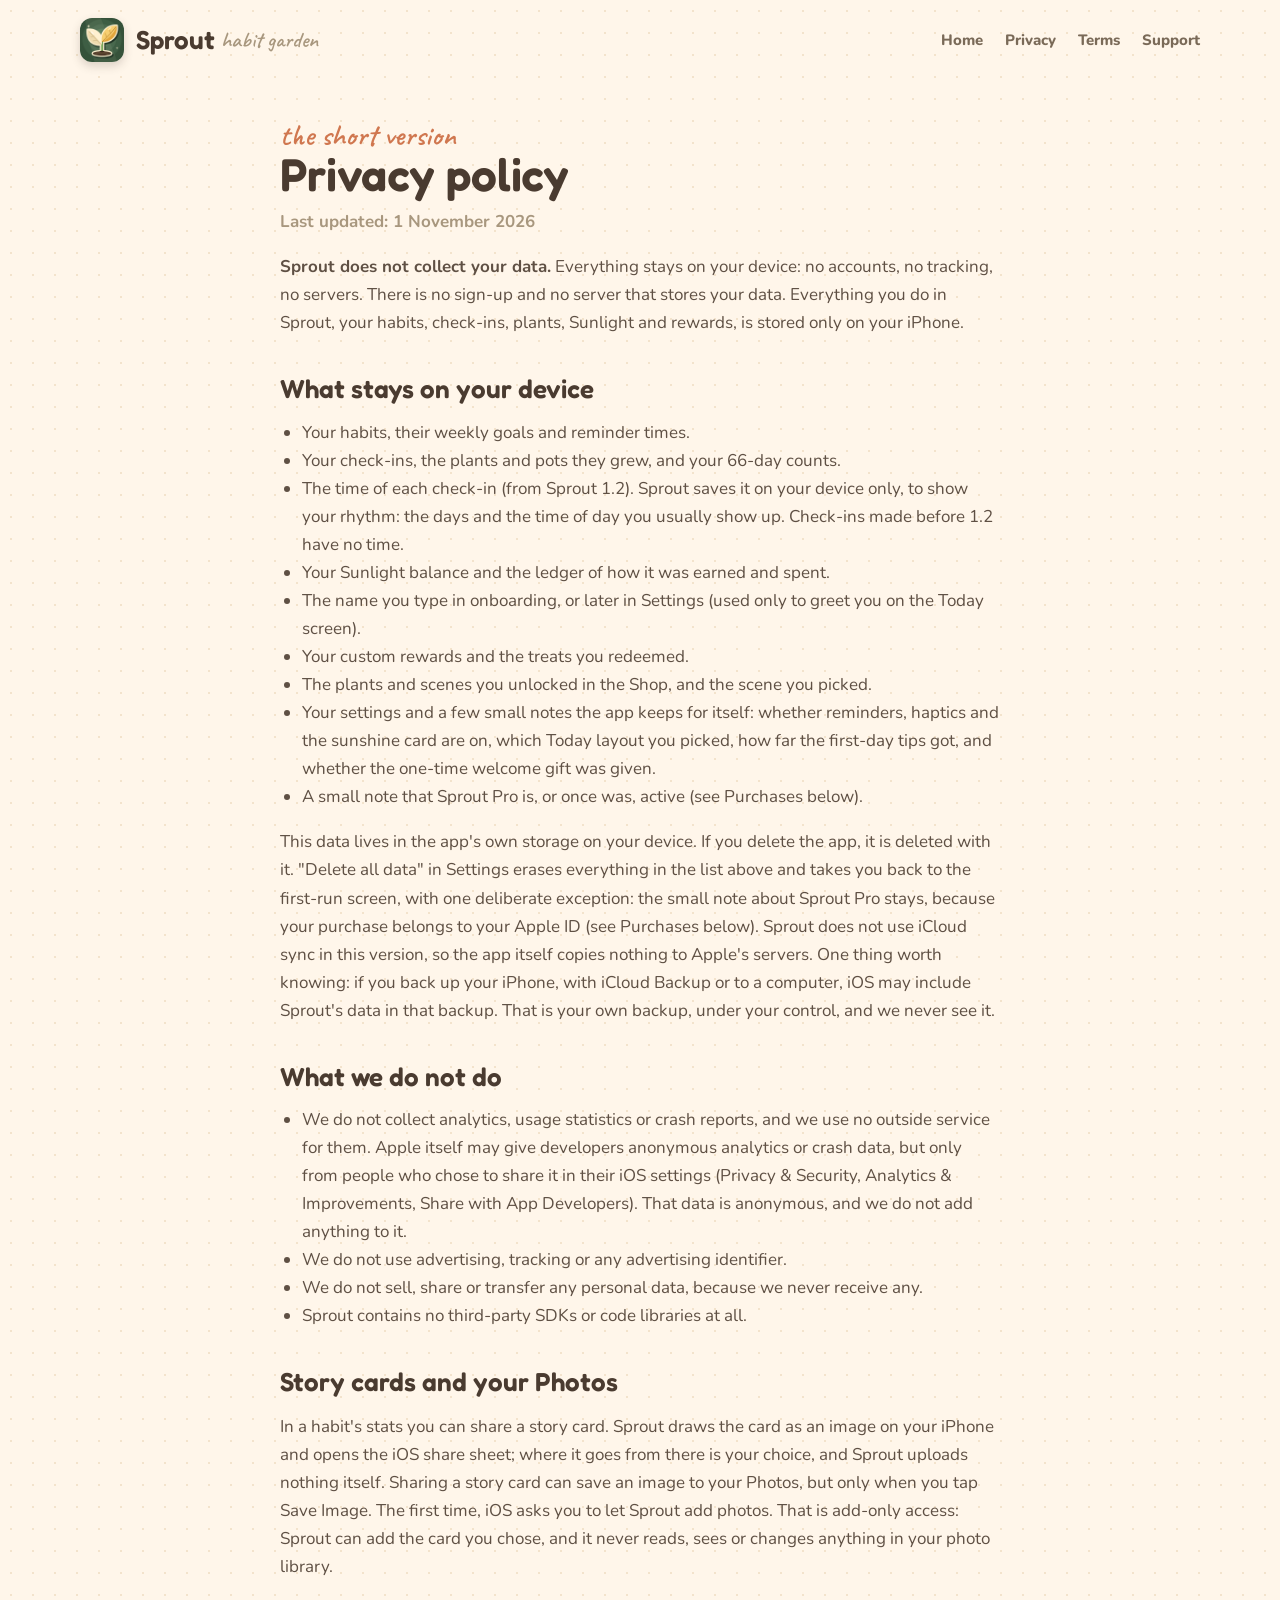
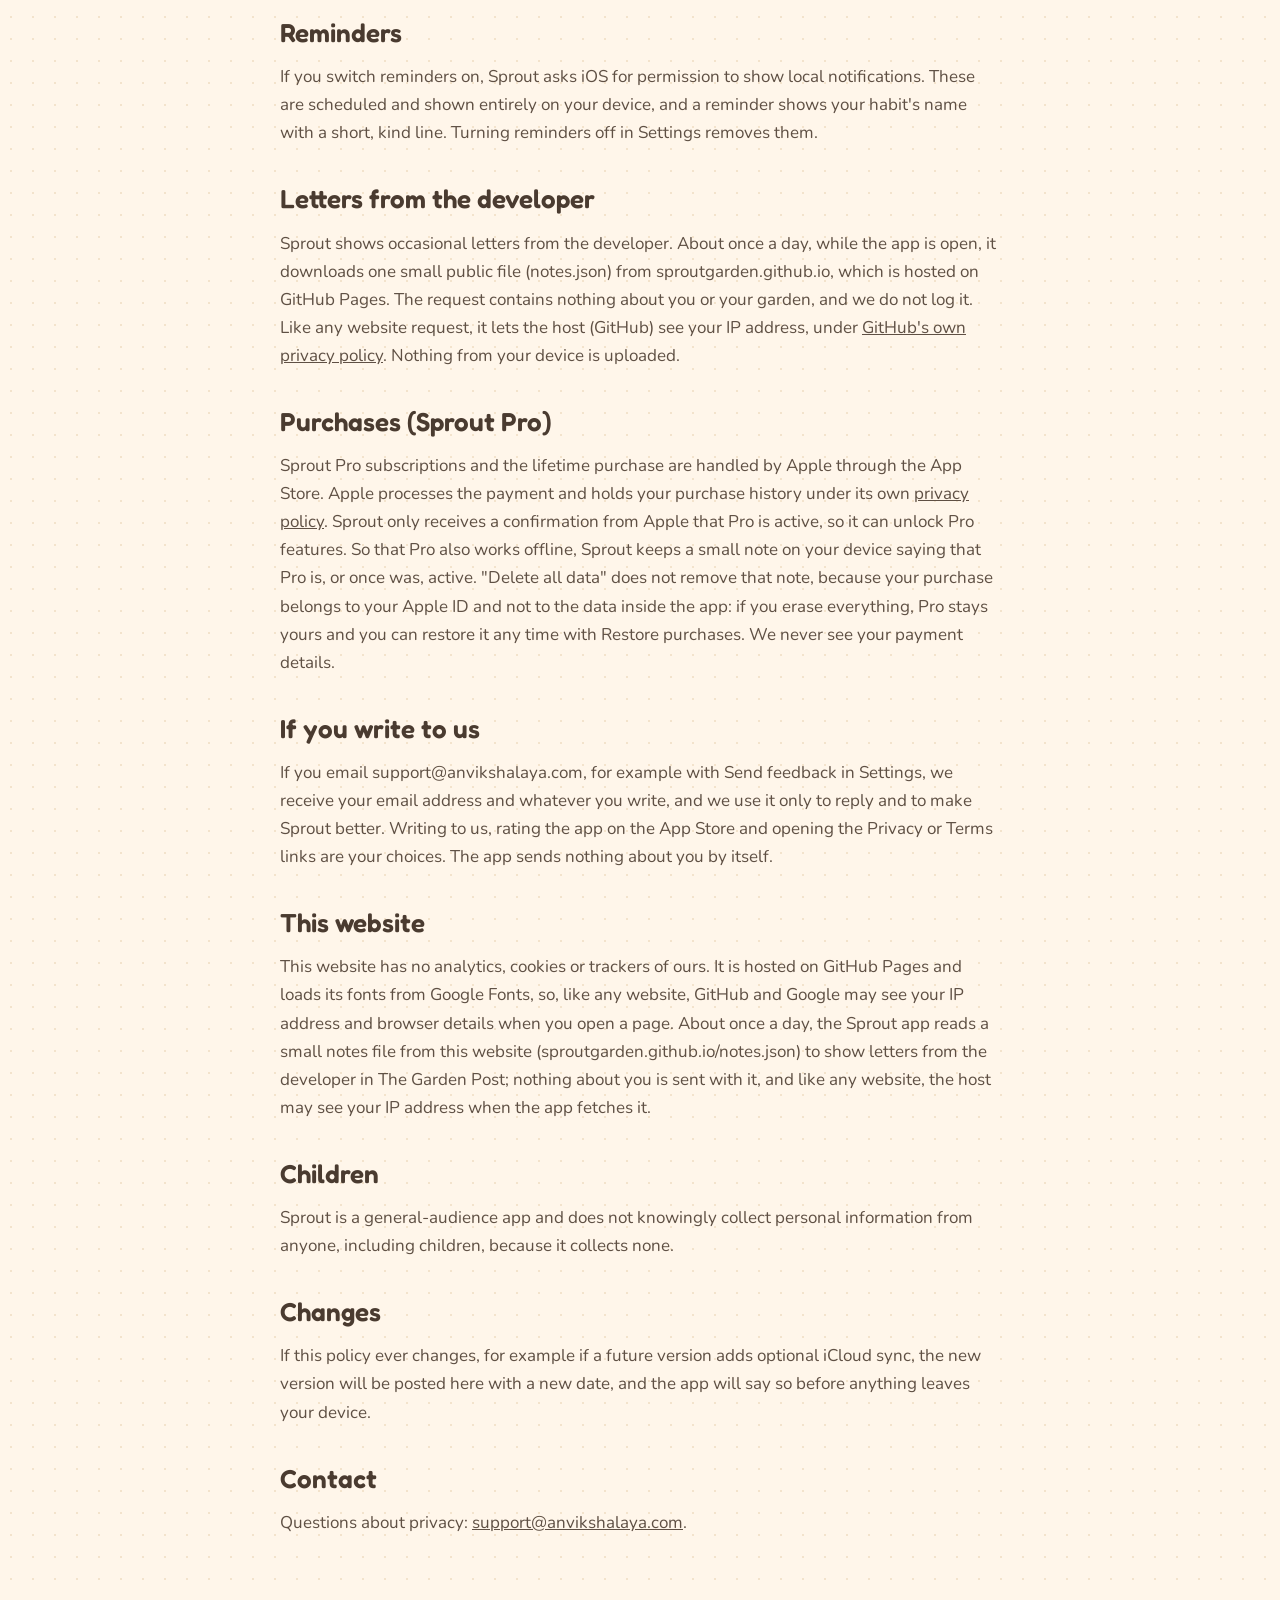
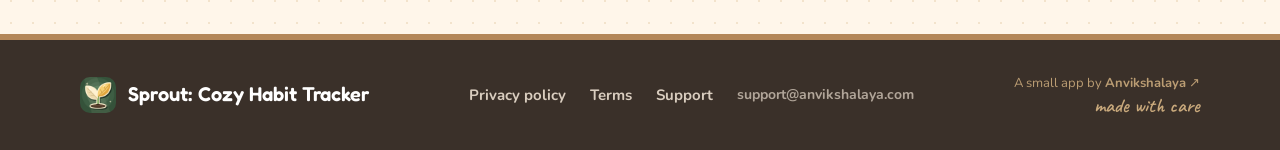
<file: privacy.html>
<!doctype html><html lang="en"><head><meta charset="utf-8"><meta name="viewport" content="width=device-width,initial-scale=1"><title>Privacy policy · Sprout: Cozy Habit Tracker</title><meta name="description" content="Sprout does not collect your data: no account, no server, everything stays on your iPhone. Read the full privacy policy."><link rel="canonical" href="https://sproutgarden.github.io/privacy.html"><meta name="theme-color" content="#FFF6EA"><meta name="apple-itunes-app" content="app-id=6821127488"><meta property="og:type" content="website"><meta property="og:site_name" content="Sprout: Cozy Habit Tracker"><meta property="og:url" content="https://sproutgarden.github.io/privacy.html"><meta property="og:title" content="Privacy policy · Sprout: Cozy Habit Tracker"><meta property="og:description" content="Sprout does not collect your data: no account, no server, everything stays on your iPhone. Read the full privacy policy."><meta property="og:image" content="https://sproutgarden.github.io/assets/og-image.jpg"><meta name="twitter:card" content="summary_large_image"><meta name="twitter:title" content="Privacy policy · Sprout: Cozy Habit Tracker"><meta name="twitter:image" content="https://sproutgarden.github.io/assets/og-image.jpg"><link rel="icon" href="assets/favicon.png"><link rel="preconnect" href="https://fonts.googleapis.com"><link href="https://fonts.googleapis.com/css2?family=Fredoka:wght@500;600&family=Nunito:wght@400;600;700;800&family=Caveat:wght@500;600;700&display=swap" rel="stylesheet"><link rel="stylesheet" href="style.css?v=20261018r"><style>.doc{max-width:760px;margin:0 auto;padding:40px 20px 80px}.doc h1{font-size:46px}.doc h2{font-size:26px;margin-top:38px}.doc p,.doc li{font-size:17px;line-height:1.65;color:#5F5044}.doc ul{padding-left:22px}.doc .meta{color:#A8977E;font-weight:700;margin-top:10px}</style></head><body><nav class="wrap"><a href="index.html" style="display:flex;align-items:center;gap:12px;text-decoration:none"><img src="assets/icon.png" alt="" width="44" height="44" style="border-radius:12px;box-shadow:0 4px 10px rgba(74,59,48,.2)"><span class="h" style="font-size:26px">Sprout</span><span class="hand" style="font-size:22px;color:#A8977E;margin-left:-6px">habit garden</span></a><div class="links"><a href="index.html">Home</a><a href="privacy.html">Privacy</a><a href="terms.html">Terms</a><a href="support.html">Support</a></div></nav><main class="doc"><div class="hand" style="font-size:30px">the short version</div><h1 class="h">Privacy policy</h1><p class="meta">Last updated: 1 November 2026</p>
<p><strong>Sprout does not collect your data.</strong> Everything stays on your device: no accounts, no tracking, no servers. There is no sign-up and no server that stores your data. Everything you do in Sprout, your habits, check-ins, plants, Sunlight and rewards, is stored only on your iPhone.</p>
<h2 class="h">What stays on your device</h2><ul><li>Your habits, their weekly goals and reminder times.</li><li>Your check-ins, the plants and pots they grew, and your 66-day counts.</li><li>The time of each check-in (from Sprout 1.2). Sprout saves it on your device only, to show your rhythm: the days and the time of day you usually show up. Check-ins made before 1.2 have no time.</li><li>Your Sunlight balance and the ledger of how it was earned and spent.</li><li>The name you type in onboarding, or later in Settings (used only to greet you on the Today screen).</li><li>Your custom rewards and the treats you redeemed.</li><li>The plants and scenes you unlocked in the Shop, and the scene you picked.</li><li>Your settings and a few small notes the app keeps for itself: whether reminders, haptics and the sunshine card are on, which Today layout you picked, how far the first-day tips got, and whether the one-time welcome gift was given.</li><li>A small note that Sprout Pro is, or once was, active (see Purchases below).</li></ul><p>This data lives in the app's own storage on your device. If you delete the app, it is deleted with it. "Delete all data" in Settings erases everything in the list above and takes you back to the first-run screen, with one deliberate exception: the small note about Sprout Pro stays, because your purchase belongs to your Apple ID (see Purchases below). Sprout does not use iCloud sync in this version, so the app itself copies nothing to Apple's servers. One thing worth knowing: if you back up your iPhone, with iCloud Backup or to a computer, iOS may include Sprout's data in that backup. That is your own backup, under your control, and we never see it.</p>
<h2 class="h">What we do not do</h2><ul><li>We do not collect analytics, usage statistics or crash reports, and we use no outside service for them. Apple itself may give developers anonymous analytics or crash data, but only from people who chose to share it in their iOS settings (Privacy &amp; Security, Analytics &amp; Improvements, Share with App Developers). That data is anonymous, and we do not add anything to it.</li><li>We do not use advertising, tracking or any advertising identifier.</li><li>We do not sell, share or transfer any personal data, because we never receive any.</li><li>Sprout contains no third-party SDKs or code libraries at all.</li></ul>
<h2 class="h">Story cards and your Photos</h2><p>In a habit's stats you can share a story card. Sprout draws the card as an image on your iPhone and opens the iOS share sheet; where it goes from there is your choice, and Sprout uploads nothing itself. Sharing a story card can save an image to your Photos, but only when you tap Save Image. The first time, iOS asks you to let Sprout add photos. That is add-only access: Sprout can add the card you chose, and it never reads, sees or changes anything in your photo library.</p><h2 class="h">Reminders</h2><p>If you switch reminders on, Sprout asks iOS for permission to show local notifications. These are scheduled and shown entirely on your device, and a reminder shows your habit's name with a short, kind line. Turning reminders off in Settings removes them.</p>
<h2 class="h">Letters from the developer</h2><p>Sprout shows occasional letters from the developer. About once a day, while the app is open, it downloads one small public file (notes.json) from sproutgarden.github.io, which is hosted on GitHub Pages. The request contains nothing about you or your garden, and we do not log it. Like any website request, it lets the host (GitHub) see your IP address, under <a href="https://docs.github.com/en/site-policy/privacy-policies/github-general-privacy-statement">GitHub's own privacy policy</a>. Nothing from your device is uploaded.</p>
<h2 class="h">Purchases (Sprout Pro)</h2><p>Sprout Pro subscriptions and the lifetime purchase are handled by Apple through the App Store. Apple processes the payment and holds your purchase history under its own <a href="https://www.apple.com/legal/privacy/">privacy policy</a>. Sprout only receives a confirmation from Apple that Pro is active, so it can unlock Pro features. So that Pro also works offline, Sprout keeps a small note on your device saying that Pro is, or once was, active. "Delete all data" does not remove that note, because your purchase belongs to your Apple ID and not to the data inside the app: if you erase everything, Pro stays yours and you can restore it any time with Restore purchases. We never see your payment details.</p>
<h2 class="h">If you write to us</h2><p>If you email support@anvikshalaya.com, for example with Send feedback in Settings, we receive your email address and whatever you write, and we use it only to reply and to make Sprout better. Writing to us, rating the app on the App Store and opening the Privacy or Terms links are your choices. The app sends nothing about you by itself.</p>
<h2 class="h">This website</h2><p>This website has no analytics, cookies or trackers of ours. It is hosted on GitHub Pages and loads its fonts from Google Fonts, so, like any website, GitHub and Google may see your IP address and browser details when you open a page. About once a day, the Sprout app reads a small notes file from this website (sproutgarden.github.io/notes.json) to show letters from the developer in The Garden Post; nothing about you is sent with it, and like any website, the host may see your IP address when the app fetches it.</p>
<h2 class="h">Children</h2><p>Sprout is a general-audience app and does not knowingly collect personal information from anyone, including children, because it collects none.</p>
<h2 class="h">Changes</h2><p>If this policy ever changes, for example if a future version adds optional iCloud sync, the new version will be posted here with a new date, and the app will say so before anything leaves your device.</p>
<h2 class="h">Contact</h2><p>Questions about privacy: <a href="mailto:support@anvikshalaya.com">support@anvikshalaya.com</a>.</p></main><footer><div class="wrap"><div style="display:flex;align-items:center;gap:12px"><img src="assets/icon.png" alt="" width="36" height="36" style="border-radius:10px"><span class="h" style="font-size:20px;color:#fff">Sprout: Cozy Habit Tracker</span></div><div style="display:flex;gap:24px;flex-wrap:wrap"><a href="privacy.html">Privacy policy</a><a href="terms.html">Terms</a><a href="support.html">Support</a><a href="mailto:support@anvikshalaya.com" style="font-size:14px;opacity:.75">support@anvikshalaya.com</a></div><div style="display:flex;flex-direction:column;gap:4px;align-items:flex-end"><div style="font-size:13px;color:#C9A97C;opacity:.9">A small app by <a href="https://anvikshalaya.com/" target="_blank" rel="noopener" style="font-size:inherit">Anvikshalaya</a> ↗</div><div class="hand" style="font-size:20px;color:#C9A97C">made with care</div></div></div></footer></body></html>
</file>
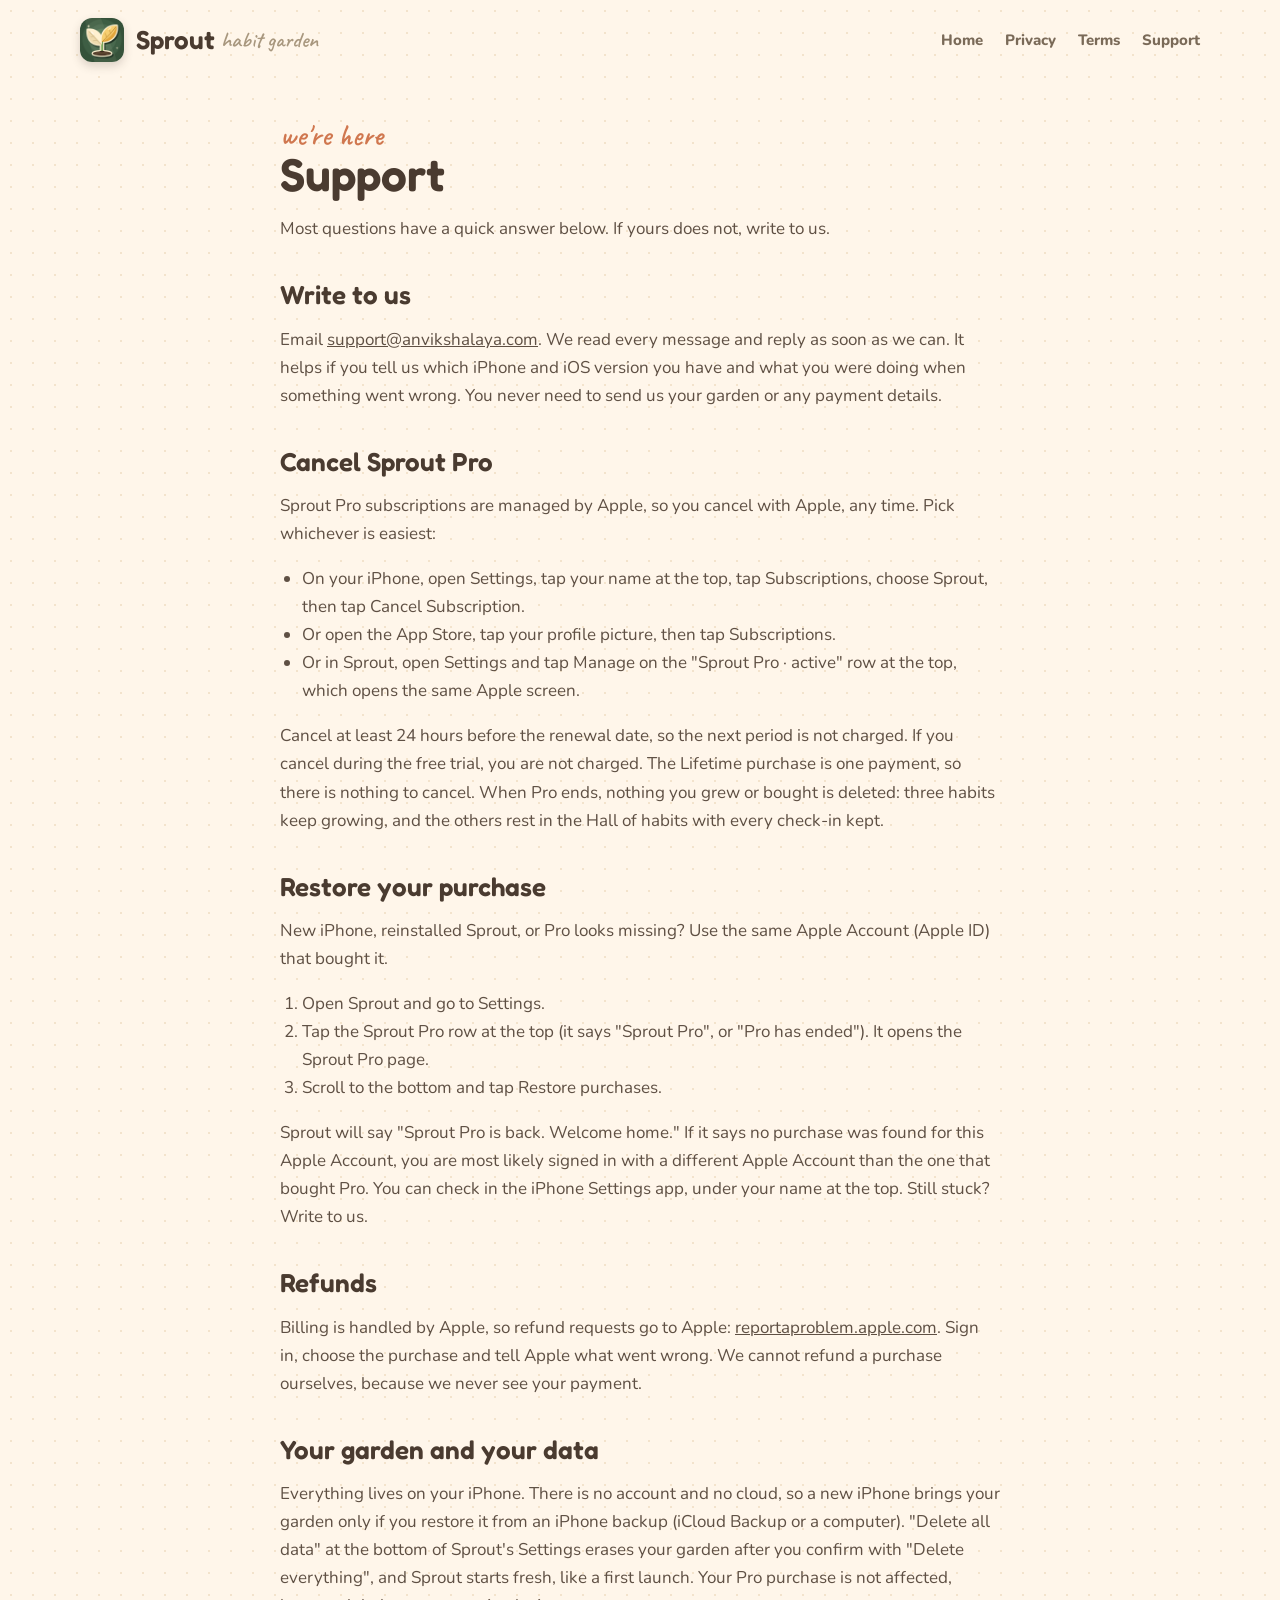
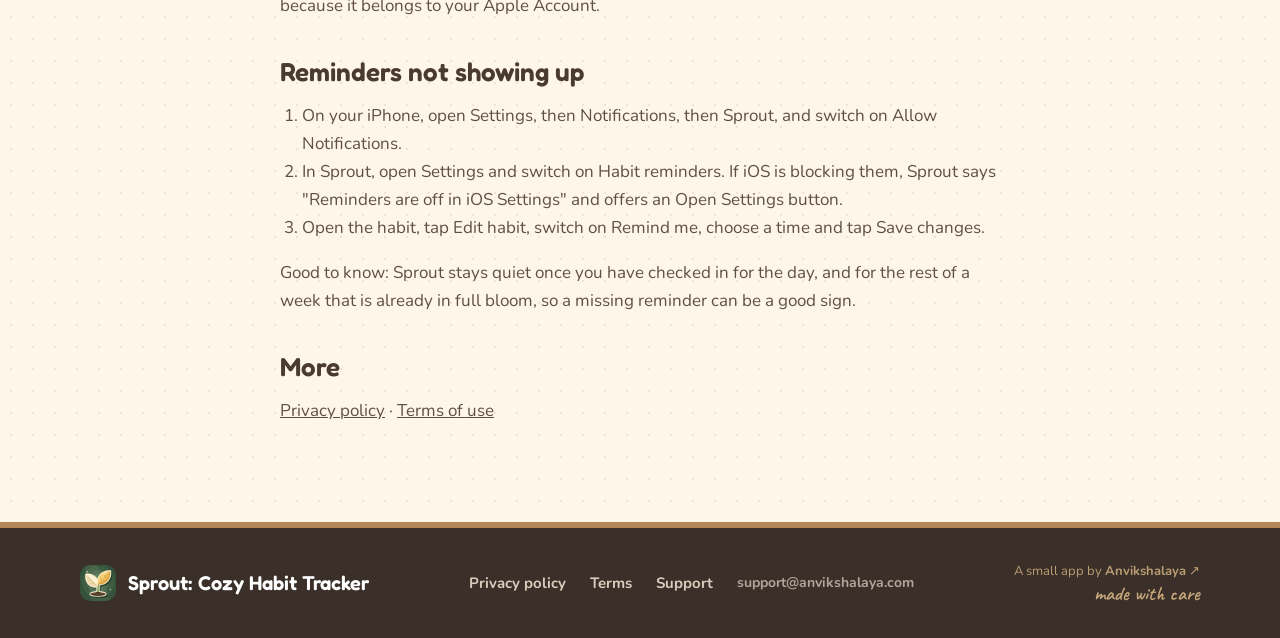
<file: support.html>
<!doctype html><html lang="en"><head><meta charset="utf-8"><meta name="viewport" content="width=device-width,initial-scale=1"><title>Support · Sprout: Cozy Habit Tracker</title><meta name="description" content="Help for Sprout: Cozy Habit Tracker: cancel Pro, restore a purchase, refunds, reminders, and how to write to us."><link rel="canonical" href="https://sproutgarden.github.io/support.html"><meta name="theme-color" content="#FFF6EA"><meta name="apple-itunes-app" content="app-id=6821127488"><meta property="og:type" content="website"><meta property="og:site_name" content="Sprout: Cozy Habit Tracker"><meta property="og:url" content="https://sproutgarden.github.io/support.html"><meta property="og:title" content="Support · Sprout: Cozy Habit Tracker"><meta property="og:description" content="Help for Sprout: Cozy Habit Tracker: cancel Pro, restore a purchase, refunds, reminders, and how to write to us."><meta property="og:image" content="https://sproutgarden.github.io/assets/og-image.jpg"><meta name="twitter:card" content="summary_large_image"><meta name="twitter:title" content="Support · Sprout: Cozy Habit Tracker"><meta name="twitter:image" content="https://sproutgarden.github.io/assets/og-image.jpg"><link rel="icon" href="assets/favicon.png"><link rel="preconnect" href="https://fonts.googleapis.com"><link href="https://fonts.googleapis.com/css2?family=Fredoka:wght@500;600&family=Nunito:wght@400;600;700;800&family=Caveat:wght@500;600;700&display=swap" rel="stylesheet"><link rel="stylesheet" href="style.css?v=20261018r"><style>.doc{max-width:760px;margin:0 auto;padding:40px 20px 80px}.doc h1{font-size:46px}.doc h2{font-size:26px;margin-top:38px}.doc p,.doc li{font-size:17px;line-height:1.65;color:#5F5044}.doc ul,.doc ol{padding-left:22px}.doc .meta{color:#A8977E;font-weight:700;margin-top:10px}</style></head><body><nav class="wrap"><a href="index.html" style="display:flex;align-items:center;gap:12px;text-decoration:none"><img src="assets/icon.png" alt="" width="44" height="44" style="border-radius:12px;box-shadow:0 4px 10px rgba(74,59,48,.2)"><span class="h" style="font-size:26px">Sprout</span><span class="hand" style="font-size:22px;color:#A8977E;margin-left:-6px">habit garden</span></a><div class="links"><a href="index.html">Home</a><a href="privacy.html">Privacy</a><a href="terms.html">Terms</a><a href="support.html">Support</a></div></nav><main class="doc"><div class="hand" style="font-size:30px">we're here</div><h1 class="h">Support</h1>
<p>Most questions have a quick answer below. If yours does not, write to us.</p>
<h2 class="h">Write to us</h2><p>Email <a href="mailto:support@anvikshalaya.com">support@anvikshalaya.com</a>. We read every message and reply as soon as we can. It helps if you tell us which iPhone and iOS version you have and what you were doing when something went wrong. You never need to send us your garden or any payment details.</p>
<h2 class="h">Cancel Sprout Pro</h2><p>Sprout Pro subscriptions are managed by Apple, so you cancel with Apple, any time. Pick whichever is easiest:</p>
<ul><li>On your iPhone, open Settings, tap your name at the top, tap Subscriptions, choose Sprout, then tap Cancel Subscription.</li><li>Or open the App Store, tap your profile picture, then tap Subscriptions.</li><li>Or in Sprout, open Settings and tap Manage on the "Sprout Pro · active" row at the top, which opens the same Apple screen.</li></ul>
<p>Cancel at least 24 hours before the renewal date, so the next period is not charged. If you cancel during the free trial, you are not charged. The Lifetime purchase is one payment, so there is nothing to cancel. When Pro ends, nothing you grew or bought is deleted: three habits keep growing, and the others rest in the Hall of habits with every check-in kept.</p>
<h2 class="h">Restore your purchase</h2><p>New iPhone, reinstalled Sprout, or Pro looks missing? Use the same Apple Account (Apple ID) that bought it.</p>
<ol><li>Open Sprout and go to Settings.</li><li>Tap the Sprout Pro row at the top (it says "Sprout Pro", or "Pro has ended"). It opens the Sprout Pro page.</li><li>Scroll to the bottom and tap Restore purchases.</li></ol>
<p>Sprout will say "Sprout Pro is back. Welcome home." If it says no purchase was found for this Apple Account, you are most likely signed in with a different Apple Account than the one that bought Pro. You can check in the iPhone Settings app, under your name at the top. Still stuck? Write to us.</p>
<h2 class="h">Refunds</h2><p>Billing is handled by Apple, so refund requests go to Apple: <a href="https://reportaproblem.apple.com">reportaproblem.apple.com</a>. Sign in, choose the purchase and tell Apple what went wrong. We cannot refund a purchase ourselves, because we never see your payment.</p>
<h2 class="h">Your garden and your data</h2><p>Everything lives on your iPhone. There is no account and no cloud, so a new iPhone brings your garden only if you restore it from an iPhone backup (iCloud Backup or a computer). "Delete all data" at the bottom of Sprout's Settings erases your garden after you confirm with "Delete everything", and Sprout starts fresh, like a first launch. Your Pro purchase is not affected, because it belongs to your Apple Account.</p>
<h2 class="h">Reminders not showing up</h2><ol><li>On your iPhone, open Settings, then Notifications, then Sprout, and switch on Allow Notifications.</li><li>In Sprout, open Settings and switch on Habit reminders. If iOS is blocking them, Sprout says "Reminders are off in iOS Settings" and offers an Open Settings button.</li><li>Open the habit, tap Edit habit, switch on Remind me, choose a time and tap Save changes.</li></ol>
<p>Good to know: Sprout stays quiet once you have checked in for the day, and for the rest of a week that is already in full bloom, so a missing reminder can be a good sign.</p>
<h2 class="h">More</h2><p><a href="privacy.html">Privacy policy</a> · <a href="terms.html">Terms of use</a></p></main><footer><div class="wrap"><div style="display:flex;align-items:center;gap:12px"><img src="assets/icon.png" alt="" width="36" height="36" style="border-radius:10px"><span class="h" style="font-size:20px;color:#fff">Sprout: Cozy Habit Tracker</span></div><div style="display:flex;gap:24px;flex-wrap:wrap"><a href="privacy.html">Privacy policy</a><a href="terms.html">Terms</a><a href="support.html">Support</a><a href="mailto:support@anvikshalaya.com" style="font-size:14px;opacity:.75">support@anvikshalaya.com</a></div><div style="display:flex;flex-direction:column;gap:4px;align-items:flex-end"><div style="font-size:13px;color:#C9A97C;opacity:.9">A small app by <a href="https://anvikshalaya.com/" target="_blank" rel="noopener" style="font-size:inherit">Anvikshalaya</a> ↗</div><div class="hand" style="font-size:20px;color:#C9A97C">made with care</div></div></div></footer></body></html>
</file>
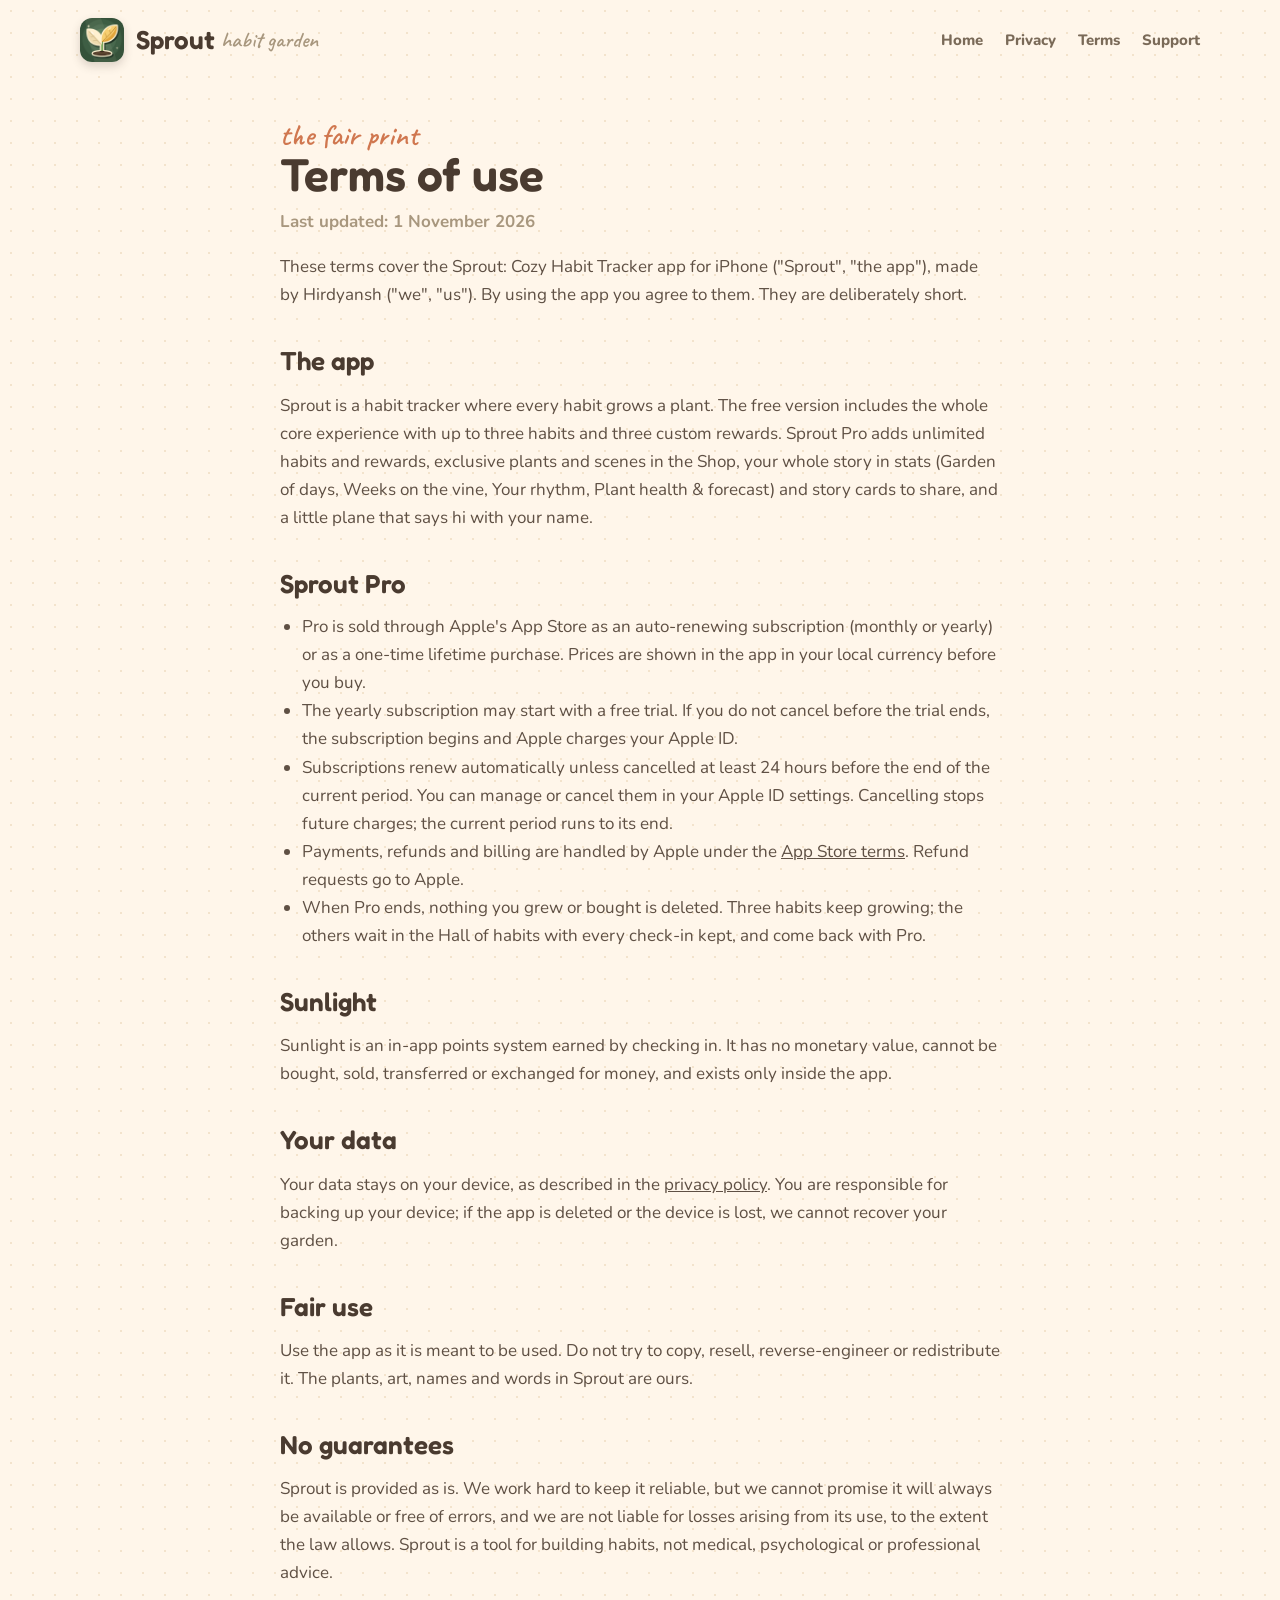
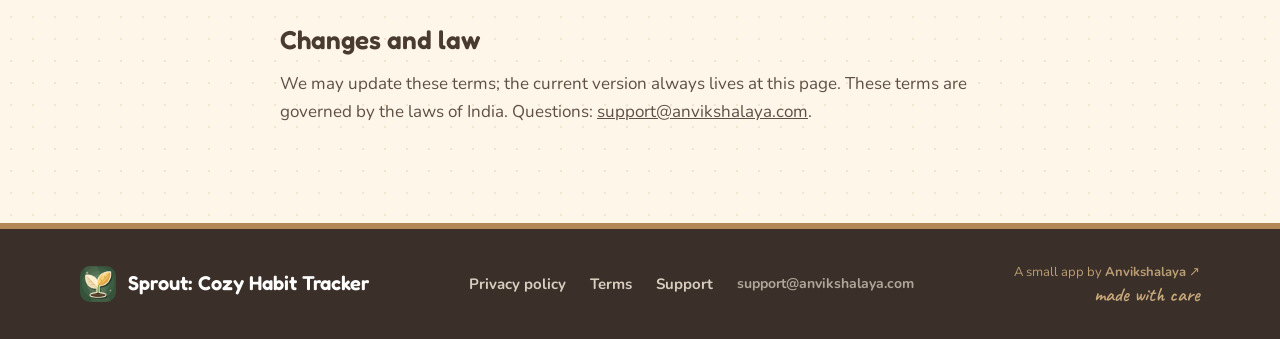
<file: terms.html>
<!doctype html><html lang="en"><head><meta charset="utf-8"><meta name="viewport" content="width=device-width,initial-scale=1"><title>Terms of use · Sprout: Cozy Habit Tracker</title><meta name="description" content="The short and fair terms of use for Sprout: Cozy Habit Tracker for iPhone."><link rel="canonical" href="https://sproutgarden.github.io/terms.html"><meta name="theme-color" content="#FFF6EA"><meta name="apple-itunes-app" content="app-id=6821127488"><meta property="og:type" content="website"><meta property="og:site_name" content="Sprout: Cozy Habit Tracker"><meta property="og:url" content="https://sproutgarden.github.io/terms.html"><meta property="og:title" content="Terms of use · Sprout: Cozy Habit Tracker"><meta property="og:description" content="The short and fair terms of use for Sprout: Cozy Habit Tracker for iPhone."><meta property="og:image" content="https://sproutgarden.github.io/assets/og-image.jpg"><meta name="twitter:card" content="summary_large_image"><meta name="twitter:title" content="Terms of use · Sprout: Cozy Habit Tracker"><meta name="twitter:image" content="https://sproutgarden.github.io/assets/og-image.jpg"><link rel="icon" href="assets/favicon.png"><link rel="preconnect" href="https://fonts.googleapis.com"><link href="https://fonts.googleapis.com/css2?family=Fredoka:wght@500;600&family=Nunito:wght@400;600;700;800&family=Caveat:wght@500;600;700&display=swap" rel="stylesheet"><link rel="stylesheet" href="style.css?v=20261018r"><style>.doc{max-width:760px;margin:0 auto;padding:40px 20px 80px}.doc h1{font-size:46px}.doc h2{font-size:26px;margin-top:38px}.doc p,.doc li{font-size:17px;line-height:1.65;color:#5F5044}.doc ul{padding-left:22px}.doc .meta{color:#A8977E;font-weight:700;margin-top:10px}</style></head><body><nav class="wrap"><a href="index.html" style="display:flex;align-items:center;gap:12px;text-decoration:none"><img src="assets/icon.png" alt="" width="44" height="44" style="border-radius:12px;box-shadow:0 4px 10px rgba(74,59,48,.2)"><span class="h" style="font-size:26px">Sprout</span><span class="hand" style="font-size:22px;color:#A8977E;margin-left:-6px">habit garden</span></a><div class="links"><a href="index.html">Home</a><a href="privacy.html">Privacy</a><a href="terms.html">Terms</a><a href="support.html">Support</a></div></nav><main class="doc"><div class="hand" style="font-size:30px">the fair print</div><h1 class="h">Terms of use</h1><p class="meta">Last updated: 1 November 2026</p>
<p>These terms cover the Sprout: Cozy Habit Tracker app for iPhone ("Sprout", "the app"), made by Hirdyansh ("we", "us"). By using the app you agree to them. They are deliberately short.</p>
<h2 class="h">The app</h2><p>Sprout is a habit tracker where every habit grows a plant. The free version includes the whole core experience with up to three habits and three custom rewards. Sprout Pro adds unlimited habits and rewards, exclusive plants and scenes in the Shop, your whole story in stats (Garden of days, Weeks on the vine, Your rhythm, Plant health &amp; forecast) and story cards to share, and a little plane that says hi with your name.</p>
<h2 class="h">Sprout Pro</h2><ul><li>Pro is sold through Apple's App Store as an auto-renewing subscription (monthly or yearly) or as a one-time lifetime purchase. Prices are shown in the app in your local currency before you buy.</li><li>The yearly subscription may start with a free trial. If you do not cancel before the trial ends, the subscription begins and Apple charges your Apple ID.</li><li>Subscriptions renew automatically unless cancelled at least 24 hours before the end of the current period. You can manage or cancel them in your Apple ID settings. Cancelling stops future charges; the current period runs to its end.</li><li>Payments, refunds and billing are handled by Apple under the <a href="https://www.apple.com/legal/internet-services/itunes/">App Store terms</a>. Refund requests go to Apple.</li><li>When Pro ends, nothing you grew or bought is deleted. Three habits keep growing; the others wait in the Hall of habits with every check-in kept, and come back with Pro.</li></ul>
<h2 class="h">Sunlight</h2><p>Sunlight is an in-app points system earned by checking in. It has no monetary value, cannot be bought, sold, transferred or exchanged for money, and exists only inside the app.</p>
<h2 class="h">Your data</h2><p>Your data stays on your device, as described in the <a href="privacy.html">privacy policy</a>. You are responsible for backing up your device; if the app is deleted or the device is lost, we cannot recover your garden.</p>
<h2 class="h">Fair use</h2><p>Use the app as it is meant to be used. Do not try to copy, resell, reverse-engineer or redistribute it. The plants, art, names and words in Sprout are ours.</p>
<h2 class="h">No guarantees</h2><p>Sprout is provided as is. We work hard to keep it reliable, but we cannot promise it will always be available or free of errors, and we are not liable for losses arising from its use, to the extent the law allows. Sprout is a tool for building habits, not medical, psychological or professional advice.</p>
<h2 class="h">Changes and law</h2><p>We may update these terms; the current version always lives at this page. These terms are governed by the laws of India. Questions: <a href="mailto:support@anvikshalaya.com">support@anvikshalaya.com</a>.</p></main><footer><div class="wrap"><div style="display:flex;align-items:center;gap:12px"><img src="assets/icon.png" alt="" width="36" height="36" style="border-radius:10px"><span class="h" style="font-size:20px;color:#fff">Sprout: Cozy Habit Tracker</span></div><div style="display:flex;gap:24px;flex-wrap:wrap"><a href="privacy.html">Privacy policy</a><a href="terms.html">Terms</a><a href="support.html">Support</a><a href="mailto:support@anvikshalaya.com" style="font-size:14px;opacity:.75">support@anvikshalaya.com</a></div><div style="display:flex;flex-direction:column;gap:4px;align-items:flex-end"><div style="font-size:13px;color:#C9A97C;opacity:.9">A small app by <a href="https://anvikshalaya.com/" target="_blank" rel="noopener" style="font-size:inherit">Anvikshalaya</a> ↗</div><div class="hand" style="font-size:20px;color:#C9A97C">made with care</div></div></div></footer></body></html>
</file>
<file: style.css>
:root{--cream:#FFF6EA;--ink:#4A3B30;--mute:#7A6A58;--soft:#A8977E;--green:#4A8438;--gdark:#36662A;--gold:#F2B640;--peach:#D0774F}
*{box-sizing:border-box}html{scroll-behavior:smooth}
body{margin:0;background:var(--cream);color:var(--ink);font-family:Nunito,'Segoe UI',system-ui,sans-serif;background-image:radial-gradient(#F3E3CC 1.2px,transparent 1.4px);background-size:22px 22px}
a{color:inherit}
.h{font-family:Fredoka,'Trebuchet MS',sans-serif;font-weight:600;margin:0;line-height:1.05;color:var(--ink)}
.hand{font-family:Caveat,'Comic Sans MS',cursive;font-weight:600;color:var(--peach);line-height:1}
.p{font-size:18px;line-height:1.55;color:var(--mute);margin:0}
.wrap{width:min(1120px,calc(100% - 40px));margin:0 auto}
.btn{display:inline-flex;align-items:center;justify-content:center;gap:10px;min-height:54px;padding:0 26px;border-radius:99px;border:none;background:var(--green);color:#fff;font-family:Fredoka,sans-serif;font-weight:600;font-size:18px;box-shadow:0 5px 0 var(--gdark);cursor:pointer;text-decoration:none}
.btn:active{transform:translateY(3px);box-shadow:0 2px 0 var(--gdark)}
/* App Store badge: the SVG already has its own black rounded shape and border, so the link adds nothing around it */
.store{display:inline-block;line-height:0;margin:0;padding:0;border:0;border-radius:0;background:none;box-shadow:none;height:auto;text-decoration:none}
.store img{display:block;height:48px;width:auto}
nav .links .store img{height:40px}
.chip{min-height:38px;padding:0 14px;border-radius:99px;border:1.5px solid #F1E6D6;background:#fff;font-family:Fredoka,sans-serif;font-weight:600;font-size:14px;color:#7A6A58;cursor:pointer}.chip.on{background:var(--green);color:#fff;border-color:var(--green)}
.sway{transform-box:fill-box;transform-origin:50% 100%}.blink{transform-box:fill-box;transform-origin:50% 50%}.box{transform-box:fill-box;transform-origin:50% 50%}
.fg{opacity:0;transform-box:fill-box;transform-origin:50% 100%}.fg.on{opacity:1}
.potsvg{display:block;overflow:visible}
nav{display:flex;align-items:center;justify-content:space-between;padding:18px 0;gap:16px;flex-wrap:wrap}
nav .links{display:flex;align-items:center;gap:22px;font-weight:800;color:var(--mute);font-size:15px;flex-wrap:wrap}nav .links a{text-decoration:none}
/* hero */
.hero{position:relative;overflow:hidden;background:linear-gradient(180deg,#FFF6EA 0%,#FFEFD6 100%)}
.hero-in{position:relative;display:flex;gap:40px;align-items:center;padding:70px 0 60px 110px}
.phone{width:330px;height:720px;border-radius:50px;background:#2A2522;padding:10px;box-shadow:0 40px 80px rgba(74,59,48,.35);flex-shrink:0;position:relative;z-index:3}
.screen{width:310px;height:700px;border-radius:40px;overflow:hidden;position:relative;background:#FFF6EA}
.screen .notch{position:absolute;left:50%;top:10px;width:100px;height:28px;margin-left:-50px;border-radius:14px;background:#2A2522;z-index:9}
.today{position:absolute;left:0;top:0;width:390px;height:844px;transform:scale(.795);transform-origin:0 0;padding:54px 16px 0;display:flex;flex-direction:column;gap:12px;background:#FFF6EA;background-image:radial-gradient(#F6E6D0 1.2px,transparent 1.4px);background-size:22px 22px}
.card{background:#fff;border:1px solid #F3EADD;border-radius:26px;box-shadow:0 2px 4px rgba(74,59,48,.05),0 12px 28px rgba(74,59,48,.08)}
.cell{width:22px;height:22px;border-radius:6px;display:flex;align-items:center;justify-content:center;font-size:10px;font-weight:800;border:1.5px dashed #E3D6C0}.cell.done{background:#7FB069;color:#fff;border:none}.cell.now{background:#fff;border:2px solid var(--green);color:var(--green)}
.hright{flex:1;min-width:0;position:relative;z-index:4}
.timeline{position:relative;margin-top:30px;padding-top:6px;max-width:520px}
.timeline .line{position:absolute;left:0;right:70px;top:96px;height:2px;background:linear-gradient(90deg,#E8D8BE,#D8C3A0,#E8D8BE)}
.days{display:flex;align-items:flex-end;gap:2px;padding-right:70px}
.day{flex:1;border:none;background:none;cursor:pointer;display:flex;flex-direction:column;align-items:center;gap:6px;padding:0}
.day svg{transition:all .5s ease;transform-origin:50% 100%;opacity:.18;transform:scale(.9)}.day.done svg{opacity:1;transform:none}.day.now svg{opacity:.55;transform:scale(.96);filter:drop-shadow(0 0 10px rgba(255,214,110,.9))}
.day span{font-size:12px;font-weight:800;letter-spacing:.04em;color:#C4B49C}.day.done span{color:var(--green)}.day.now span{color:var(--peach)}
.next{position:absolute;right:0;top:30px;width:52px;height:52px;border-radius:50%;border:1.5px solid #E8D8BE;background:#FFFDF6;cursor:pointer;color:#8A6C50;font-size:18px;box-shadow:0 6px 14px rgba(74,59,48,.12)}
.note{margin-top:30px;display:flex;gap:22px;align-items:flex-start}
.pill{display:inline-block;padding:5px 12px;border-radius:99px;background:#FFF3D2;color:#A8761C;font-size:13px;font-weight:800}
.mini{position:relative;width:118px;height:160px;flex-shrink:0;border-radius:22px;background:linear-gradient(180deg,#FFF6E4,#FCEBCB)}
.mini svg,.hplant svg{position:absolute;left:0;bottom:0;transition:opacity .45s ease;opacity:0}.mini svg.on,.hplant svg.on{opacity:1}
.sidepot{position:absolute;z-index:4}
.conf{position:absolute;left:50%;top:50%;width:9px;height:12px;border-radius:3px;opacity:0}.boom .conf{animation:confetti 1.7s ease-out both}
.hero .lights{position:absolute;left:50%;top:0;width:1280px;margin-left:-640px;z-index:2;pointer-events:none}
.hero .vines{position:absolute;left:50%;top:0;width:1280px;margin-left:-640px;z-index:1;pointer-events:none}
.grow{animation:growB .55s ease-out}
/* sections */
.sec{padding:90px 0}
.kick{font-size:32px;text-align:center}.title{font-size:48px;text-align:center;margin-top:6px}
.cards3{display:flex;gap:24px;margin-top:50px}.cards3>div{flex:1;border-radius:30px;padding:26px;border:1px solid rgba(255,255,255,.7);box-shadow:0 18px 40px rgba(74,59,48,.12);display:flex;flex-direction:column;gap:10px}.cards3 .art{height:200px;display:flex;align-items:flex-end;justify-content:center}
.gallery{display:flex;justify-content:center;gap:26px;margin-top:50px;align-items:flex-start;overflow-x:auto;padding:30px 10px 50px}
.gphone{display:flex;flex-direction:column;align-items:center;gap:14px;flex-shrink:0}.gphone .fr{width:222px;height:470px;border-radius:36px;background:#2A2522;padding:7px;box-shadow:0 26px 50px rgba(74,59,48,.28)}.gphone img{width:100%;height:100%;object-fit:cover;object-position:top;border-radius:30px;display:block}
.gold{background:linear-gradient(180deg,#FFF6EA 0%,#FFF0CF 50%,#FFE4A8 100%)}
.gold-in{display:flex;align-items:center;gap:60px}
.goldcard{position:relative;width:520px;height:520px;flex-shrink:0;border-radius:40px;overflow:hidden;background:radial-gradient(circle at 50% 60%,#FFF4C8 0%,#FFE39A 45%,#F5C96A 100%);box-shadow:0 30px 70px rgba(150,100,20,.25)}
.goldpot{position:absolute;left:50%;top:50%;width:250px;height:375px;margin:-220px 0 0 -125px}.goldpot svg{position:absolute;inset:0}
.goldfill{clip-path:inset(100% 0 0 0)}
.ring{position:absolute;left:50%;top:58%;width:40px;height:40px;margin:-20px 0 0 -20px;border-radius:50%;border:3px solid var(--gold);opacity:0}
.stamp66{position:absolute;left:34px;top:34px;width:132px;height:132px;border-radius:50%;border:5px solid #B8761A;display:flex;flex-direction:column;align-items:center;justify-content:center;color:#B8761A;opacity:0}
.conf66{position:absolute;left:50%;top:50%;width:10px;height:14px;border-radius:3px;opacity:0}
.play66 .goldfill{animation:goldUp 2.2s ease-in-out .3s both}.play66 .ring{animation:ringOut 1.6s ease-out .9s both}.play66 .conf66{animation:confetti 1.8s ease-out both}.play66 .stamp66{animation:stampIn .6s cubic-bezier(.3,1.5,.5,1) 2.2s both}
.sill{display:flex;align-items:flex-end;gap:14px;margin-top:26px;padding:16px 18px;border-radius:22px;background:rgba(255,255,255,.7);border:1px solid #F3E2B5;flex-wrap:wrap}
.goldsvg{filter:sepia(1) saturate(3) hue-rotate(-12deg) brightness(1.08)}
.shop{background:linear-gradient(180deg,#FFF6EA,#FFEFD6)}
.rope{position:relative;margin-top:50px}.rope:before{content:"";position:absolute;left:-20px;right:-20px;top:16px;height:5px;border-radius:3px;background:linear-gradient(180deg,#C9A97C,#A98459);box-shadow:0 2px 4px rgba(80,50,20,.2)}
.packs{display:flex;gap:16px;overflow-x:auto;padding:0 4px 20px;scrollbar-width:thin}
.pack{position:relative;padding-top:16px;width:128px;flex-shrink:0;display:flex;flex-direction:column}
.pack .pin{position:absolute;left:50%;top:0;margin-left:-8px;z-index:3;width:16px;height:36px;border-radius:4px 4px 6px 6px;background:linear-gradient(90deg,#D9B07A,#B98A55);box-shadow:0 2px 3px rgba(80,50,20,.25)}
.pack button,.pack .body{position:relative;z-index:2;text-align:left;cursor:pointer;background:#FFF9EC;border:1px solid #F0E2C6;border-radius:10px 10px 20px 20px;padding:0 10px 12px;display:flex;flex-direction:column;gap:8px;box-shadow:0 2px 4px rgba(74,59,48,.05),0 12px 28px rgba(74,59,48,.08);width:100%}
.pack .crimp{height:15px;margin:0 -10px;border-radius:10px 10px 0 0;background:repeating-linear-gradient(90deg,#EBD9B3 0 5px,#F6EBD0 5px 10px);border-bottom:1px dashed #D8C398}
.pack .win{position:relative;height:140px;border-radius:14px;display:flex;justify-content:center;align-items:flex-end}
.play .g1{animation:fg0 7.2s ease both}.play .g2{animation:fg1 7.2s ease both}.play .g3{animation:fg2 7.2s ease both}.play .g4{animation:fg3 7.2s ease both}.play .g5{animation:fg4 7.2s ease both}.play .g6{animation:fg5 7.2s ease both}.play .g7{animation:fg6 7.2s ease both}.play .g8{animation:fg7 7.2s ease both}
.loop .g1{animation:fg0 7.2s ease infinite}.loop .g2{animation:fg1 7.2s ease infinite}.loop .g3{animation:fg2 7.2s ease infinite}.loop .g4{animation:fg3 7.2s ease infinite}.loop .g5{animation:fg4 7.2s ease infinite}.loop .g6{animation:fg5 7.2s ease infinite}.loop .g7{animation:fg6 7.2s ease infinite}.loop .g8{animation:fg7 7.2s ease infinite}
.pro{position:relative;overflow:hidden;background:linear-gradient(180deg,#2A2552 0%,#4B3B6E 60%,#6B5590 100%);color:#FFF6EA}
.pro-in{display:flex;gap:60px;align-items:center;position:relative;z-index:2}
.nightwin{position:relative;width:520px;height:600px;flex-shrink:0;border-radius:22px;overflow:hidden;box-shadow:0 30px 70px rgba(0,0,0,.45)}
.plans{display:flex;gap:12px;margin-top:24px}
.plan{flex:1;position:relative;text-align:left;cursor:pointer;border-radius:20px;padding:16px 18px;background:rgba(255,255,255,.92);border:2px solid transparent;color:var(--ink)}.plan.on{background:#FFF3D2;border-color:var(--gold)}.plan .price{font-size:32px}.plan.on .price{color:#8A5A16}
.tag{position:absolute;top:-12px;left:18px;padding:3px 10px;border-radius:99px;background:var(--gold);color:#5E430B;font-size:11px;font-weight:800;letter-spacing:.06em;text-transform:uppercase}
.faq{display:flex;gap:60px;align-items:flex-start}.faq details{background:#FFFDF6;border:1px solid #F1E6D6;border-radius:18px;padding:16px 22px;box-shadow:0 2px 4px rgba(74,59,48,.05),0 12px 28px rgba(74,59,48,.08)}.faq summary{cursor:pointer;font-family:Fredoka,sans-serif;font-weight:600;font-size:19px;list-style:none;display:flex;justify-content:space-between}.faq summary:after{content:"+";color:var(--soft);font-size:22px}.faq details[open] summary:after{content:"\2212"}
.close{position:relative;overflow:hidden;background:linear-gradient(180deg,#FFF6EA 0%,#FFEBCF 100%);padding-top:100px;text-align:center}
.closesill{position:relative;height:300px;margin-top:40px}.closesill .plank{position:absolute;left:50%;bottom:40px;width:min(1100px,96%);transform:translateX(-50%);height:26px;border-radius:13px;background:linear-gradient(180deg,#D7AE7E,#B48759);box-shadow:0 16px 30px rgba(80,50,20,.25)}.closesill .pots{position:absolute;left:50%;bottom:62px;transform:translateX(-50%);width:min(1040px,92%);display:flex;justify-content:space-between;align-items:flex-end;overflow:hidden}
footer{background:#3A3029;color:#D9CDBF;padding:34px 0;border-top:6px solid #B48759}footer .wrap{display:flex;justify-content:space-between;align-items:center;gap:16px;flex-wrap:wrap}footer a{text-decoration:none;font-weight:700;font-size:15px}
.spk{position:absolute;border-radius:50%;background:#FFE49A;box-shadow:0 0 10px 3px rgba(255,214,110,.7)}
@media (prefers-reduced-motion:no-preference){.sway{animation:swayS 4.6s ease-in-out infinite alternate}.blink{animation:blink 4.6s infinite}.spk{animation:twinkle 2.4s ease-in-out infinite}.bulb{animation:glowb 2.2s ease-in-out infinite}.float{animation:floatY 5s ease-in-out infinite}.float2{animation:floatY 6.5s ease-in-out infinite reverse}.bfly{animation:fly 11s ease-in-out infinite}.spin{animation:spin 26s linear infinite}.cloudA{animation:driftA 16s ease-in-out infinite alternate}.cloudB{animation:driftB 20s ease-in-out infinite alternate}.bird{animation:flap 1.1s ease-in-out infinite alternate}.breathe{animation:breathe 3.2s ease-in-out infinite}}
@media (prefers-reduced-motion:reduce){*{animation:none!important;transition:none!important}}
@keyframes fg0{0%{opacity:0;transform:scale(.88) translateY(6px)}2.5%{opacity:1;transform:none}8%{opacity:1}11%,100%{opacity:0}}
@keyframes fg1{0%,9.0%{opacity:0;transform:scale(.88) translateY(6px)}11.8%{opacity:1;transform:none}18.0%{opacity:1}21.0%,100%{opacity:0}}
@keyframes fg2{0%,19.0%{opacity:0;transform:scale(.88) translateY(6px)}21.8%{opacity:1;transform:none}28.0%{opacity:1}31.0%,100%{opacity:0}}
@keyframes fg3{0%,29.0%{opacity:0;transform:scale(.88) translateY(6px)}31.8%{opacity:1;transform:none}38.0%{opacity:1}41.0%,100%{opacity:0}}
@keyframes fg4{0%,39.0%{opacity:0;transform:scale(.88) translateY(6px)}41.8%{opacity:1;transform:none}48.0%{opacity:1}51.0%,100%{opacity:0}}
@keyframes fg5{0%,49.0%{opacity:0;transform:scale(.88) translateY(6px)}51.8%{opacity:1;transform:none}58.0%{opacity:1}61.0%,100%{opacity:0}}
@keyframes fg6{0%,59.0%{opacity:0;transform:scale(.88) translateY(6px)}61.8%{opacity:1;transform:none}68.0%{opacity:1}71.0%,100%{opacity:0}}
@keyframes fg7{0%,69%{opacity:0;transform:scale(.8) translateY(8px)}76%{opacity:1;transform:scale(1.07)}84%{transform:scale(.99)}90%,100%{opacity:1;transform:none}}

@keyframes blink{0%,92%,100%{transform:scaleY(1)}95.5%{transform:scaleY(.1)}}
@keyframes swayS{0%{transform:rotate(-1.4deg)}100%{transform:rotate(1.4deg)}}
@keyframes twinkle{0%,100%{opacity:.2;transform:scale(.6)}50%{opacity:1;transform:scale(1.1)}}
@keyframes glowb{0%,100%{opacity:.75}50%{opacity:1}}
@keyframes floatY{0%,100%{transform:translateY(0)}50%{transform:translateY(-10px)}}
@keyframes fly{0%{transform:translate(0,0) rotate(0)}25%{transform:translate(90px,-50px) rotate(8deg)}50%{transform:translate(170px,-10px) rotate(-6deg)}75%{transform:translate(70px,40px) rotate(6deg)}100%{transform:translate(0,0) rotate(0)}}
@keyframes growB{0%{transform:scale(1)}45%{transform:scale(1.07)}100%{transform:scale(1)}}
@keyframes confetti{0%{opacity:1;transform:translate(0,0) rotate(0)}100%{opacity:0;transform:translate(var(--dx),var(--dy)) rotate(var(--rot))}}
@keyframes goldUp{0%{clip-path:inset(100% 0 0 0)}100%{clip-path:inset(0 0 0 0)}}
@keyframes ringOut{0%{opacity:.9;transform:scale(.4)}100%{opacity:0;transform:scale(9)}}
@keyframes stampIn{0%{opacity:0;transform:rotate(-30deg) scale(2.2)}100%{opacity:1;transform:rotate(-8deg) scale(1)}}
@keyframes spin{to{transform:rotate(360deg)}}
@keyframes driftA{0%{transform:translateX(-8px)}100%{transform:translateX(14px)}}@keyframes driftB{0%{transform:translateX(10px)}100%{transform:translateX(-12px)}}
@keyframes flap{0%{transform:scaleY(1)}100%{transform:scaleY(.55)}}
@keyframes breathe{0%,100%{transform:scale(.96);opacity:.75}50%{transform:scale(1.05);opacity:1}}
@media (max-width:960px){
 .hero-in{flex-direction:column;padding:40px 0 50px 0}.hright{width:100%}.title{font-size:36px}.kick{font-size:26px}
 .h1{font-size:54px!important}.cards3{flex-direction:column}.gold-in{flex-direction:column}.goldcard{width:100%;max-width:520px;height:420px}
 .pro-in{flex-direction:column}.nightwin{width:100%;max-width:520px;height:420px}.plans{flex-direction:column}.faq{flex-direction:column}
 .sidepot{display:none}.phone{transform:scale(.9)}.closesill .pots>svg:nth-child(n+6){display:none}
}
@media (max-width:700px){nav .links a{display:none}}
@media (max-width:480px){.h1{font-size:44px!important}.phone{transform:scale(.82);margin:-40px 0}.timeline{max-width:100%}.days{padding-right:60px}.day svg{width:44px;height:64px}}

/* ===== mobile fixes (iPhone widths) ===== */
@media (max-width:960px){
  .gallery{justify-content:flex-start;gap:18px;padding:30px 20px 50px;scroll-snap-type:x mandatory;-webkit-overflow-scrolling:touch}
  .gphone{scroll-snap-align:center;transform:none!important}
  .gphone .fr{width:min(232px,64vw);height:auto;aspect-ratio:1179/2556}
  .gphone img{object-fit:contain;background:#FFF6EA}
  .nightwin{width:100%;max-width:520px;height:auto;aspect-ratio:520/600;margin:0 auto}
  .goldcard{aspect-ratio:1;height:auto;max-height:none}
  .goldpot{width:56%;height:auto;aspect-ratio:2/3;top:46%;margin:-36% 0 0 -28%}
  .goldpot svg{width:100%!important;height:100%!important}
  .stamp66{width:96px;height:96px;left:16px;top:16px}.stamp66 .h{font-size:42px!important}.stamp66 .hand{font-size:16px!important}
  .faq>div:first-child{text-align:center}.faq>div:first-child>div:last-child{display:flex;justify-content:center}
}
@media (max-width:700px){
  .timeline .line{right:0}
  .days{padding-right:0}
  .next{position:static;display:block;margin:14px 0 0 auto}
  .timeline{margin-top:20px}
  .note{gap:14px}.mini{width:96px;height:134px}.mini svg{width:90px;height:136px}
  .phone{transform:scale(.9);margin:-36px 0 -36px}
}
@media (max-width:480px){
  .phone{transform:scale(.82);margin:-65px 0 -65px}
  .hero-in{padding-top:20px}
  .sec{padding:64px 0}.title{font-size:32px}.kick{font-size:24px}
  .packs{scroll-snap-type:x proximity}
}



/* ===== mobile fixes 2: hero controls stay with the phone, pots never cut ===== */
.tlcap{display:none}
@media (max-width:960px){
  #screens .title:after{content:"swipe sideways \2192";display:block;font-family:Caveat,'Comic Sans MS',cursive;font-weight:600;font-size:24px;color:var(--peach);margin-top:10px}
  #seeds .title:after{content:"swipe the rope \2192";display:block;font-family:Caveat,'Comic Sans MS',cursive;font-weight:600;font-size:24px;color:var(--peach);margin-top:10px}
  /* golden pot: replay button sits right under the card, and it plays by itself when it comes into view */
  .gold-in{gap:20px}
  .gold-in>div:last-child{display:contents}
  .gold-in>div:last-child>*{order:2}
  .goldcard{order:0}
  #replay66{order:1;align-self:center;margin:2px 0 8px!important}
}
@media (max-width:700px){
  /* hero: heading, phone, then a controls bar that stays on screen while the phone is in view */
  .hero-in{gap:18px;align-items:stretch}
  .hright{display:contents}
  .hero-in>div:first-child{order:3;align-self:center}
  .hright>*:nth-child(1){order:0}.hright>*:nth-child(2){order:1}.hright>*:nth-child(3){order:2}
  .hright>.timeline{order:4}.hright>.note{order:5}.hright>*:nth-child(6){order:6}
  .timeline{position:sticky;bottom:calc(10px + env(safe-area-inset-bottom));z-index:30;margin:0;max-width:none;padding:10px 12px 12px;border-radius:24px;background:rgba(255,249,238,.95);-webkit-backdrop-filter:blur(10px);backdrop-filter:blur(10px);border:1px solid #F1E3CB;box-shadow:0 12px 32px rgba(74,59,48,.22);display:grid;grid-template-columns:1fr auto;gap:6px 8px;align-items:end}
  .tlcap{display:block;grid-column:1/-1;text-align:center;font-family:Fredoka,sans-serif;font-weight:600;font-size:14px;color:var(--ink)}
  .timeline .line{display:none}
  .days{padding-right:0;gap:0}
  .day svg{width:36px;height:54px}.day span{font-size:11px}
  .next{position:static;margin:0;width:44px;height:44px;font-size:15px;align-self:center}
  .mini{display:none}
  .note{margin-top:0}
  /* closing sill: pots share the width instead of running off the edge */
  .closesill .pots{overflow:visible;width:94%}
  .closesill .pots>svg{width:calc(100% / 5.3);height:auto;flex-shrink:1}
}

/* sticky needs a parent that does not scroll; overflow:clip clips the vines without becoming a scroll container */
@supports (overflow:clip){.hero{overflow:clip}}

/* ===== lights and vines that fit the screen ===== */
.lights-m,.vines-m{display:none}
@media (max-width:700px){
  .hero .lights,.hero .vines{display:none}
  .hero .lights-m,.hero .vines-m{display:block;position:absolute;left:0;top:0;width:100%;height:auto;pointer-events:none;overflow:visible}
  .hero .lights-m{z-index:2}.hero .vines-m{z-index:1}
}
@media (min-width:701px) and (max-width:1279px){
  .hero .lights,.hero .vines{left:0;margin-left:0;width:100%;height:auto}
}

@media (max-width:700px){
  .hero-in{padding-top:98px;position:relative;z-index:3}
  .hero .vines-m{z-index:0}
}



/* ===== site fixes 3: golden-pot pots in one row, night window as crisp vector art ===== */
.nightwin svg.nightsvg{display:block;width:100%;height:100%}
@media (max-width:960px){.nightwin{aspect-ratio:520/470!important}.nightwin svg.nightsvg{height:100%}}
@media (max-width:700px){
  .sill{display:grid;grid-template-columns:repeat(5,1fr);gap:6px;align-items:end;padding:14px 10px}
  .sill>svg{width:100%;height:auto}
  .sill>div{grid-column:1/-1;margin-left:0!important;text-align:center!important;padding-top:6px}
}


/* ===== snowy shelf: live window on the Shelf phone ===== */
.gphone .fr{height:auto!important;aspect-ratio:auto!important}
.gphone .fr img{height:auto!important;object-fit:fill!important;aspect-ratio:1206/2622}
.live{position:relative;border-radius:30px;overflow:hidden}
.live>img{display:block;width:100%;height:auto}
.wcard{position:absolute;left:4.892%;top:26.39%;width:90.05%;height:37.45%;border-radius:3.4%/3.7%;overflow:hidden}
.wcard svg{display:block;width:100%;height:100%}
.wcard.is-off *{animation-play-state:paused!important}

/* ===== 1.1 launch: App Store badge, Pro tags, scenes, what's new ===== */
.protag{display:inline-block;vertical-align:middle;margin-left:4px;padding:2px 7px;border-radius:99px;background:#2A2522;color:#FFD98A;font:800 10px/1.4 'Nunito',sans-serif;letter-spacing:.08em;text-transform:uppercase}
.scenes{background:linear-gradient(180deg,#FFF6EA 0%,#FFEFD6 100%)}
.scenelist{list-style:none;margin:34px auto 0;padding:0;display:grid;grid-template-columns:repeat(4,1fr);gap:14px;max-width:1100px}
.scene{background:#fff;border-radius:20px;padding:16px 18px;box-shadow:0 10px 26px rgba(74,59,48,.12)}
.scene .sline{font-size:19px;color:#8A7968;margin-top:4px;line-height:1.15}
.scene .sprice{margin-top:8px;font-size:13px;font-weight:800;color:#8A5A16}
.whatsnew .newlist{list-style:none;margin:26px auto 0;padding:0;max-width:720px;display:flex;flex-direction:column;gap:12px}
.whatsnew .newlist li{background:#fff;border-radius:18px;padding:14px 18px;box-shadow:0 8px 22px rgba(74,59,48,.1);font-size:16px;line-height:1.5}
@media (max-width:960px){.scenelist{grid-template-columns:repeat(2,1fr)}}
@media (max-width:560px){.scenelist{grid-template-columns:1fr}}
footer .wrap{flex-wrap:wrap;gap:18px}
@media (min-width:961px){.gallery{gap:14px}.gphone .fr{width:196px;height:415px}}

/* ===== painted plants in the demo, shop packets ===== */
.pack .win .pimg{display:block;margin-bottom:-10px;position:relative;z-index:1}
.play .pimg{animation:growpop 1.6s cubic-bezier(.3,1.4,.5,1) both}
@keyframes growpop{0%{transform:scale(.45) translateY(10px);opacity:.2}60%{transform:scale(1.06)}100%{transform:none;opacity:1}}
@media (prefers-reduced-motion:reduce){.play .pimg{animation:none}}
.pack{width:128px}
.pack .protag{display:table;margin:3px 0 0}
@media (min-width:961px){.packs{gap:10px}.pack{width:108px}.pack .win{height:132px}.pack .pimg{width:72px;height:auto}}
@media (min-width:961px){.packs{gap:8px;justify-content:center;padding:0 0 20px}.pack{width:102px}.pack button,.pack .body{padding:0 8px 10px}.pack .crimp{margin:0 -8px}.pack .pimg{width:68px}}

/* painted sprites keep ~8% transparent space under the pot: let the pot touch the plank */
.closesill .pots>svg,.sill>svg{transform:translateY(8.7%)}

/* Pro window: the Moonbloom's soft halo (the app's: #9FF3FF to #B9A6F7, breathing about every 3 s) */
.moon-glow{transform-box:fill-box;transform-origin:50% 50%}
@media (prefers-reduced-motion:no-preference){.moon-glow{animation:moonBreathe 3s ease-in-out infinite alternate}}
@keyframes moonBreathe{0%{transform:scale(.95);opacity:.85}100%{transform:scale(1.05);opacity:1}}

/* ===== 1.2: Your garden, in stats ===== */
.stats{background:linear-gradient(180deg,#F1F6E8,#FFF6EA)}
.newpill{display:table;margin:0 auto 12px;padding:7px 16px;border-radius:99px;background:#4F8A42;color:#fff;font:800 13px/1 'Nunito',sans-serif;letter-spacing:.16em;text-transform:uppercase;box-shadow:0 4px 10px rgba(79,138,66,.25)}
.stats .lead{text-align:center;max-width:720px;margin:14px auto 0}
.stats .gallery{margin-top:30px}
.stats .smallprint{text-align:center;max-width:640px;margin:0 auto;font-size:14px;font-weight:700;line-height:1.5;color:var(--soft)}
@media (max-width:480px){#stats .title:after{content:"swipe sideways \2192";display:block;font-family:Caveat,'Comic Sans MS',cursive;font-weight:600;font-size:24px;color:var(--peach);margin-top:10px}}
</file>
